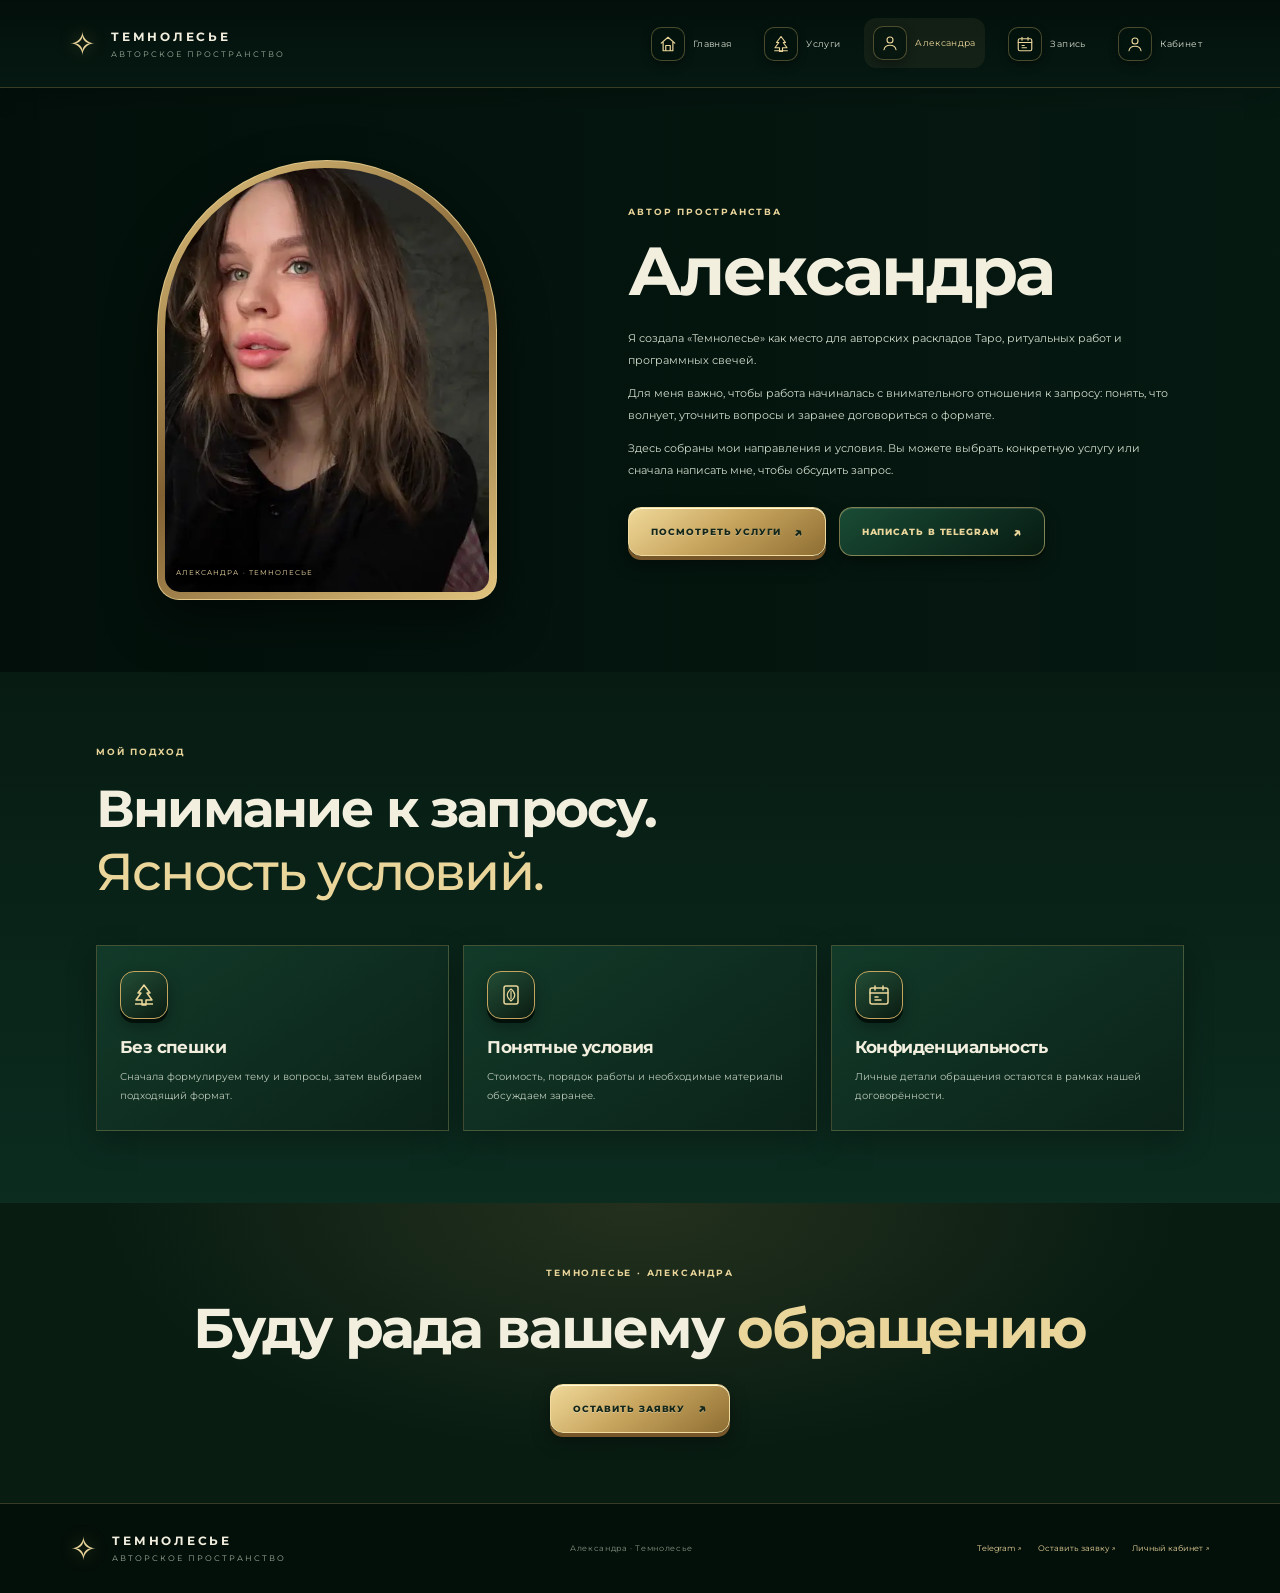
<file: about.html>
<!doctype html>
<html lang="ru"><head><meta charset="utf-8"><meta name="viewport" content="width=device-width,initial-scale=1"><meta name="theme-color" content="#061912"><title>Александра · Темнолесье</title><link rel="preconnect" href="https://fonts.googleapis.com"><link rel="preconnect" href="https://fonts.gstatic.com" crossorigin><link href="https://fonts.googleapis.com/css2?family=Montserrat:wght@300;400;500;600;700;800&display=swap" rel="stylesheet"><link rel="stylesheet" href="styles.css?v=6"></head><body><div id="siteHeader"></div><main>
<section class="about-hero"><div class="about-photo"><img src="assets/alexandra-photo.webp?v=6" alt="Фотография Александры" loading="eager" decoding="async" fetchpriority="high"><span>АЛЕКСАНДРА · ТЕМНОЛЕСЬЕ</span></div><div class="about-copy"><p class="eyebrow">АВТОР ПРОСТРАНСТВА</p><h1>Александра</h1><p>Я создала «Темнолесье» как место для авторских раскладов Таро, ритуальных работ и программных свечей.</p><p>Для меня важно, чтобы работа начиналась с внимательного отношения к запросу: понять, что волнует, уточнить вопросы и заранее договориться о формате.</p><p>Здесь собраны мои направления и условия. Вы можете выбрать конкретную услугу или сначала написать мне, чтобы обсудить запрос.</p><div class="hero-actions"><a class="button button-gold" href="alexandra.html">Посмотреть услуги <span>↗</span></a><a class="button button-glass" href="https://t.me/witchwood" target="_blank" rel="noopener">Написать в Telegram <span>↗</span></a></div></div></section>
<section class="section about-principles"><div class="section-heading"><div><p class="eyebrow">МОЙ ПОДХОД</p><h2>Внимание к запросу.<br><em>Ясность условий.</em></h2></div></div><div class="values-grid"><article class="value-card reveal"><span class="value-icon"><svg><use href="assets/icons.svg#i-forest"/></svg></span><h3>Без спешки</h3><p>Сначала формулируем тему и вопросы, затем выбираем подходящий формат.</p></article><article class="value-card reveal"><span class="value-icon"><svg><use href="assets/icons.svg#i-oracle"/></svg></span><h3>Понятные условия</h3><p>Стоимость, порядок работы и необходимые материалы обсуждаем заранее.</p></article><article class="value-card reveal"><span class="value-icon"><svg><use href="assets/icons.svg#i-booking"/></svg></span><h3>Конфиденциальность</h3><p>Личные детали обращения остаются в рамках нашей договорённости.</p></article></div></section>
<section class="closing-cta"><p class="eyebrow">ТЕМНОЛЕСЬЕ · АЛЕКСАНДРА</p><h2>Буду рада вашему <em>обращению</em></h2><a href="booking.html" class="button button-gold">Оставить заявку <span>↗</span></a></section></main><div id="siteFooter"></div><script src="services.js?v=6"></script><script src="app.js?v=6"></script></body></html>
</file>
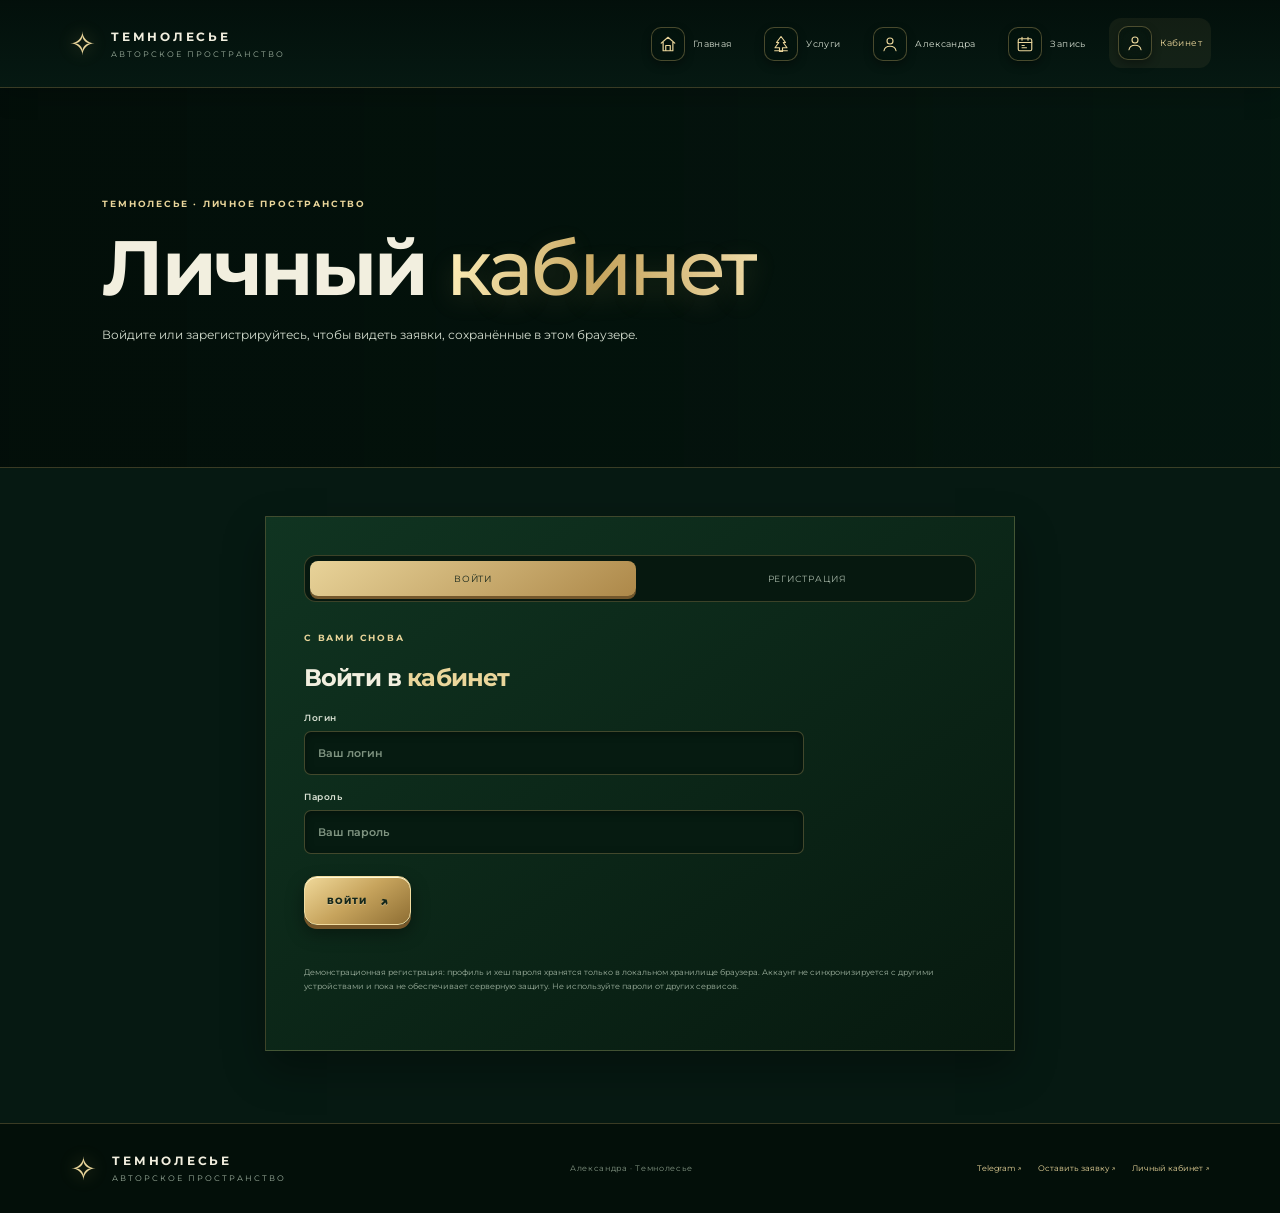
<file: account.html>
<!doctype html>
<html lang="ru"><head><meta charset="utf-8"><meta name="viewport" content="width=device-width,initial-scale=1"><meta name="theme-color" content="#061912"><title>Личный кабинет · Темнолесье</title><link rel="preconnect" href="https://fonts.googleapis.com"><link rel="preconnect" href="https://fonts.gstatic.com" crossorigin><link href="https://fonts.googleapis.com/css2?family=Montserrat:wght@300;400;500;600;700;800&display=swap" rel="stylesheet"><link rel="stylesheet" href="styles.css?v=6"></head><body><div id="siteHeader"></div><main>
<section class="subhero account-hero"><p class="eyebrow">ТЕМНОЛЕСЬЕ · ЛИЧНОЕ ПРОСТРАНСТВО</p><h1>Личный <em>кабинет</em></h1><p>Войдите или зарегистрируйтесь, чтобы видеть заявки, сохранённые в этом браузере.</p></section>
<section class="section account-section"><div class="account-shell">
<div id="accountAuth"><div class="auth-tabs"><button type="button" id="showLogin" class="auth-tab active">Войти</button><button type="button" id="showRegister" class="auth-tab">Регистрация</button></div>
<div id="loginPane"><p class="eyebrow">С ВАМИ СНОВА</p><h2>Войти в <em>кабинет</em></h2><form id="loginForm" class="auth-form"><label>Логин<input id="loginUsername" required minlength="3" maxlength="32" autocomplete="username" placeholder="Ваш логин"></label><label>Пароль<input id="loginPassword" type="password" required autocomplete="current-password" placeholder="Ваш пароль"></label><button class="button button-gold">Войти <span>↗</span></button></form></div>
<div id="registerPane" hidden><p class="eyebrow">ПЕРВОЕ ЗНАКОМСТВО</p><h2>Создать <em>аккаунт</em></h2><form id="registerForm" class="auth-form"><label>Придумайте логин<input id="registerUsername" required minlength="3" maxlength="32" autocomplete="username" placeholder="Не менее 3 символов"></label><label>Электронная почта <span class="optional-label">необязательно</span><input id="registerEmail" type="email" autocomplete="email" placeholder="name@example.com"></label><label>Пароль<input id="registerPassword" type="password" required minlength="8" autocomplete="new-password" placeholder="Не менее 8 символов"></label><label>Повторите пароль<input id="registerPasswordRepeat" type="password" required minlength="8" autocomplete="new-password" placeholder="Повторите пароль"></label><button class="button button-gold">Зарегистрироваться <span>↗</span></button></form></div>
<p id="authMessage" class="auth-message" role="status" aria-live="polite"></p><p class="form-tip">Демонстрационная регистрация: профиль и хеш пароля хранятся только в локальном хранилище браузера. Аккаунт не синхронизируется с другими устройствами и пока не обеспечивает серверную защиту. Не используйте пароли от других сервисов.</p></div>
<div id="accountDashboard" hidden><div class="account-welcome"><p class="eyebrow">МОЁ ПРОСТРАНСТВО</p><h2>Здравствуйте, <em id="accountUserName"></em></h2><p class="form-tip" id="accountUserEmail"></p></div><h3 class="account-subtitle">Мои заявки</h3><div id="accountRequests"></div><button id="accountLogout" class="button button-outline">Выйти из аккаунта</button></div>
</div></section></main><div id="siteFooter"></div><script src="services.js?v=6"></script><script src="app.js?v=6"></script></body></html>
</file>
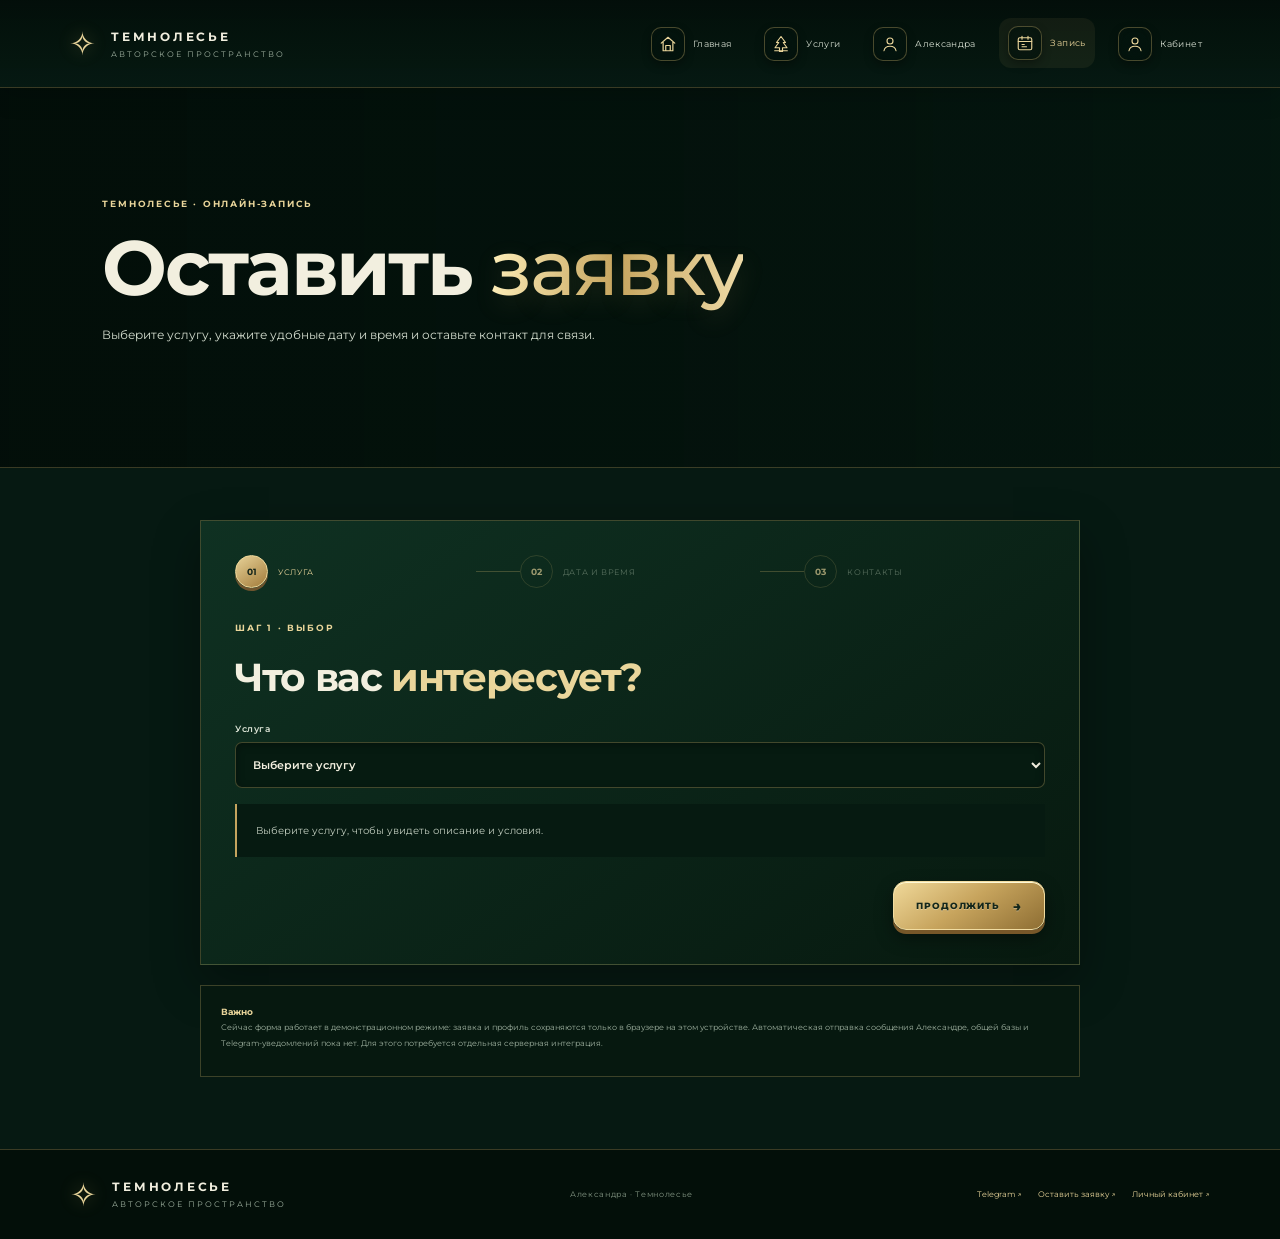
<file: booking.html>
<!doctype html>
<html lang="ru"><head><meta charset="utf-8"><meta name="viewport" content="width=device-width,initial-scale=1"><meta name="theme-color" content="#061912"><title>Запись · Темнолесье</title><link rel="preconnect" href="https://fonts.googleapis.com"><link rel="preconnect" href="https://fonts.gstatic.com" crossorigin><link href="https://fonts.googleapis.com/css2?family=Montserrat:wght@300;400;500;600;700;800&display=swap" rel="stylesheet"><link rel="stylesheet" href="styles.css?v=6"></head><body><div id="siteHeader"></div><main>
<section class="subhero booking-hero"><p class="eyebrow">ТЕМНОЛЕСЬЕ · ОНЛАЙН-ЗАПИСЬ</p><h1>Оставить <em>заявку</em></h1><p>Выберите услугу, укажите удобные дату и время и оставьте контакт для связи.</p></section>
<section class="section booking-section"><div class="booking-shell"><div class="step-track"><div class="step active" data-step-indicator="1"><b>01</b><span>Услуга</span></div><i></i><div class="step" data-step-indicator="2"><b>02</b><span>Дата и время</span></div><i></i><div class="step" data-step-indicator="3"><b>03</b><span>Контакты</span></div></div>
<form id="bookingForm">
<div class="booking-step active" data-step="1"><p class="eyebrow">ШАГ 1 · ВЫБОР</p><h2>Что вас <em>интересует?</em></h2><label>Услуга<select id="bookingService" required><option value="">Выберите услугу</option></select></label><div id="bookingServiceInfo" class="selection-summary">Выберите услугу, чтобы увидеть описание и условия.</div><div class="form-actions"><span></span><button type="button" class="button button-gold" data-next>Продолжить <span>→</span></button></div></div>
<div class="booking-step" data-step="2"><p class="eyebrow">ШАГ 2 · ВРЕМЯ</p><h2>Когда вам <em>удобно?</em></h2><div class="form-two"><label>Желаемая дата<div class="date-picker-wrap"><input id="bookingDate" type="date" lang="ru" aria-label="Желаемая дата" autocomplete="off"><button type="button" id="calendarTrigger" class="calendar-trigger" aria-label="Открыть календарь"><svg><use href="assets/icons.svg#i-booking"/></svg></button></div></label><label>Предпочтительное время<input id="bookingTime" type="time"></label></div><label>Город / часовой пояс<input id="bookingZone" placeholder="Например, Омск (UTC+6)"></label><p class="form-tip">Дата и время — ваше пожелание, а не подтверждённый свободный слот. Точное время согласуем отдельно. Прошедшие даты недоступны.</p><div class="form-actions"><button type="button" class="button button-outline" data-prev>← Назад</button><button type="button" class="button button-gold" data-next>Продолжить <span>→</span></button></div></div>
<div class="booking-step" data-step="3"><p class="eyebrow">ШАГ 3 · КОНТАКТЫ</p><h2>Как с вами <em>связаться?</em></h2><div class="form-two"><label>Ваше имя<input id="bookingName" required maxlength="80" placeholder="Как к вам обращаться?"></label><label>Telegram или телефон<input id="bookingContact" required maxlength="120" placeholder="@username или номер телефона"></label></div><label>Электронная почта <span class="optional-label">необязательно</span><input id="bookingEmail" type="email" maxlength="120" placeholder="name@example.com"></label><label>Комментарий<textarea id="bookingComment" rows="4" maxlength="1200" placeholder="Кратко опишите тему обращения или дополнительные пожелания"></textarea></label><label class="consent"><input id="bookingConsent" type="checkbox" required><span>Я понимаю, что в демонстрационной версии заявка будет сохранена локально в этом браузере.</span></label><div class="form-actions"><button type="button" class="button button-outline" data-prev>← Назад</button><button type="submit" class="button button-gold">Отправить заявку <span>↗</span></button></div></div></form>
<div id="bookingSuccess" class="booking-success" hidden><div class="success-icon">✓</div><p class="eyebrow">ЗАЯВКА СОХРАНЕНА</p><h2>Спасибо за <em>обращение.</em></h2><p id="bookingSuccessText">Заявка сохранена в этом браузере.</p><a class="button button-gold" href="account.html">Перейти в личный кабинет <span>↗</span></a><a class="text-link" href="index.html">На главную ↗</a></div></div><aside class="booking-disclaimer"><b>Важно</b><p>Сейчас форма работает в демонстрационном режиме: заявка и профиль сохраняются только в браузере на этом устройстве. Автоматическая отправка сообщения Александре, общей базы и Telegram-уведомлений пока нет. Для этого потребуется отдельная серверная интеграция.</p></aside></section></main><div id="siteFooter"></div><script src="services.js?v=6"></script><script src="app.js?v=6"></script></body></html>
</file>
<file: styles.css>
:root{
 --forest:#061912;--forest-2:#0b241a;--emerald:#123d2d;--emerald-2:#1a513b;--deep:#04110c;
 --gold:#c5a45e;--gold-light:#ead69b;--gold-dark:#8d6d32;--cream:#f2efdf;--paper:#e9e3d0;
 --muted:#b9c7ba;--line:rgba(214,184,111,.26);--serif:Montserrat,Arial,sans-serif;--sans:Montserrat,Arial,sans-serif
}
*{box-sizing:border-box}
html{scroll-behavior:smooth}
body{margin:0;background:var(--forest);color:var(--cream);font-family:Montserrat,Arial,sans-serif;font-weight:400;opacity:0;transform:translateY(7px);transition:opacity .32s ease,transform .32s ease}
body.page-ready{opacity:1;transform:none}
body.page-leaving{opacity:0;transform:translateY(-7px)}
a{color:inherit;text-decoration:none}
button,input,select,textarea{font:inherit}
img{display:block;max-width:100%}
[hidden]{display:none!important}
.header{height:88px;padding:0 clamp(18px,5.4vw,82px);display:flex;align-items:center;justify-content:space-between;gap:22px;position:relative;z-index:20;background:linear-gradient(180deg,rgba(3,15,10,.97),rgba(6,25,18,.94));border-bottom:1px solid var(--line);box-shadow:0 7px 24px rgba(0,0,0,.18)}
.brand{display:flex;align-items:center;gap:12px;flex:none;letter-spacing:.18em}
.brand-mark{font-size:32px;color:var(--gold-light);text-shadow:0 0 18px rgba(209,177,103,.45)}
.brand b{display:block;font-size:12px;font-weight:700;letter-spacing:.23em}
.brand small{display:block;margin-top:5px;font-size:8px;letter-spacing:.25em;color:#9cae9d}
.nav{display:flex;align-items:center;justify-content:flex-end;gap:clamp(5px,1.15vw,17px)}
.nav-link{display:flex;align-items:center;gap:8px;padding:8px 9px;border-radius:12px;color:#d4ddcf;font-size:9px;letter-spacing:.04em;transition:color .2s,background .2s,transform .2s}
.nav-link:hover,.nav-link.active{color:var(--gold-light);background:rgba(214,184,111,.07);transform:translateY(-1px)}
.nav-art{width:34px;height:34px;display:grid;place-items:center;flex:none;border-radius:10px;border:1px solid rgba(214,184,111,.32);background-size:cover;background-position:center;box-shadow:inset 0 0 14px rgba(3,14,9,.6),0 4px 10px #0005}
.nav-art svg{width:18px;height:18px;color:var(--gold-light);filter:drop-shadow(0 1px 4px #000)}
.nav-home{background-image:linear-gradient(#071a1250,#071a1290),url("assets/forest-bg.svg")}
.nav-forest{background-image:linear-gradient(#071a1240,#071a1280),url("assets/forest-bg.svg")}
.nav-matrix{background-image:linear-gradient(#071a1240,#071a1280),url("assets/matrix-bg.svg")}
.nav-oracle{background-image:linear-gradient(#071a1240,#071a1280),url("assets/oracle-bg.svg")}
.nav-booking{background-image:linear-gradient(#071a1240,#071a1280),url("assets/oracle-bg.svg")}
.nav-user{background-image:linear-gradient(#071a1240,#071a1280),url("assets/forest-bg.svg")}
.menu-toggle{display:none;border:1px solid var(--line);border-radius:10px;background:linear-gradient(145deg,#1b5139,#0c2a1e);color:var(--gold-light);width:42px;height:42px;font-size:23px;cursor:pointer;box-shadow:0 4px 0 #04110c,0 7px 16px #0006}
main{overflow:hidden}
.bg-forest{background-image:linear-gradient(90deg,rgba(3,15,10,.66),rgba(5,25,17,.34)),url("assets/forest-bg.svg");background-size:cover;background-position:center}
.bg-oracle{background-image:linear-gradient(90deg,rgba(3,15,10,.68),rgba(5,25,17,.38)),url("assets/oracle-bg.svg");background-size:cover;background-position:center}
.bg-matrix{background-image:linear-gradient(90deg,rgba(3,15,10,.68),rgba(5,25,17,.38)),url("assets/matrix-bg.svg");background-size:cover;background-position:center}
.bg-matrix-light{background-image:linear-gradient(90deg,rgba(3,15,10,.73),rgba(5,25,17,.65)),url("assets/matrix-bg.svg");background-size:cover;background-position:center}
.eyebrow{font-size:9px;line-height:1.8;letter-spacing:.2em;font-weight:700;color:var(--gold-light);text-transform:uppercase;margin:0 0 17px}
.eyebrow i{display:inline-block;width:25px;height:1px;background:var(--gold);vertical-align:middle;margin-right:9px}
h1,h2,h3,h4,p{margin-top:0}
h1,h2,h3{letter-spacing:-.035em}
h1 em,h2 em,h3 em{font-style:normal;color:var(--gold-light)}
.button{position:relative;isolation:isolate;display:inline-flex;align-items:center;justify-content:center;gap:13px;min-height:49px;padding:14px 22px;border-radius:13px;border:1px solid transparent;text-transform:uppercase;letter-spacing:.1em;font-size:9px;font-weight:800;cursor:pointer;transition:transform .18s,filter .18s,box-shadow .18s}
.button span{font-size:14px;line-height:1}
.button:hover{transform:translateY(-3px);filter:brightness(1.08)}
.button:active{transform:translateY(1px);box-shadow:0 1px 0 #04100b!important}
.button-gold{color:#14271b;background:linear-gradient(145deg,#f0d99a 0%,#c7a45d 48%,#8e6e33 100%);border-color:#f1dca0;box-shadow:inset 0 1px 0 #fff9d6,0 4px 0 #775729,0 8px 18px #0006;text-shadow:0 1px 0 rgba(255,255,255,.28)}
.button-glass{color:var(--gold-light);background:linear-gradient(145deg,rgba(28,81,57,.9),rgba(7,27,18,.95));border-color:rgba(219,190,119,.54);box-shadow:inset 0 1px 0 #ffffff20,0 4px 0 #031009,0 8px 17px #0005}
.button-outline{color:var(--gold-light);background:transparent;border-color:var(--line);box-shadow:inset 0 1px 0 #ffffff12,0 4px 0 #031009}
.button-dark{color:var(--gold-light);background:linear-gradient(145deg,#17442f,#07190f);border-color:#947947;box-shadow:inset 0 1px 0 #ffffff1c,0 4px 0 #020c07,0 8px 16px #0006}
.text-link{display:inline-flex;align-items:center;gap:10px;font-size:9px;text-transform:uppercase;letter-spacing:.12em;font-weight:700;color:var(--gold-light);border-bottom:1px solid rgba(221,190,120,.45);padding-bottom:8px}
.text-link b{font-size:15px}
.hero{min-height:650px;display:grid;grid-template-columns:1.08fr .92fr;align-items:center;gap:4vw;padding:70px clamp(26px,8vw,125px) 78px;position:relative;isolation:isolate}
.hero-shade{position:absolute;inset:0;background:radial-gradient(ellipse at 76% 40%,rgba(189,157,81,.17),transparent 34%),linear-gradient(90deg,rgba(3,14,9,.38),transparent 70%);z-index:-1}
.hero-copy{max-width:680px;position:relative;z-index:2}
.hero h1,.profile-hero h1,.subhero h1{font-size:clamp(45px,6vw,80px);line-height:1.02;font-weight:700;margin:0 0 23px}
.hero h1 em,.profile-hero h1 em,.subhero h1 em{font-weight:500;background:linear-gradient(90deg,#fff0bb,#c7a660 50%,#f0ddaa);background-clip:text;-webkit-background-clip:text;color:transparent;text-shadow:0 8px 26px rgba(202,171,102,.16)}
.lead,.profile-hero p:not(.eyebrow),.subhero>p:not(.eyebrow){max-width:610px;font-size:12px;line-height:2;color:#d4ddcf}
.hero-actions{display:flex;flex-wrap:wrap;gap:13px;margin-top:30px}
.hero-note{display:flex;align-items:center;gap:12px;margin-top:38px;color:#a9b9a7;font-size:9px;letter-spacing:.12em}
.note-star{color:var(--gold-light);font-size:22px}
.hero-portraits{display:flex;justify-content:center;align-items:center;gap:16px;position:relative;min-height:460px}
.portrait-card{position:relative;display:block;width:min(43%,240px);height:350px;overflow:hidden;border:1px solid rgba(222,193,127,.6);border-radius:110px 110px 20px 20px;background:#0b241a;box-shadow:0 18px 48px #0009,inset 0 0 0 6px rgba(222,193,127,.06);transition:transform .4s}
.portrait-card:first-child{transform:translateY(18px)}
.portrait-card:last-of-type{transform:translateY(-18px)}
.portrait-card-alexandra{background:linear-gradient(145deg,#f0e1c1,#b49a66);padding:7px;border-color:#e6d09a;box-shadow:0 18px 48px #0009,inset 0 0 0 2px rgba(255,248,220,.32)}
.portrait-card-alexandra img{filter:url("assets/pencil-filter.svg#pencilSketch") sepia(.16) contrast(1.06);mix-blend-mode:multiply}
.portrait-card:hover{transform:translateY(-6px) scale(1.02)}
.portrait-card img{width:100%;height:100%;object-fit:cover;object-position:center;filter:saturate(.85)}
.portrait-card:after{content:"";position:absolute;inset:30% 0 0;background:linear-gradient(transparent,rgba(2,12,7,.94))}
.portrait-label{position:absolute;left:19px;right:10px;bottom:18px;z-index:1}
.portrait-label small{display:block;font-size:7px;letter-spacing:.16em;color:var(--gold-light);margin-bottom:7px}
.portrait-label b{font-size:20px;font-weight:700}
.portrait-glow{position:absolute;width:85%;height:70%;top:10%;left:8%;background:radial-gradient(ellipse,rgba(203,172,103,.16),transparent 65%);z-index:-1;pointer-events:none}
.hero-index{position:absolute;right:clamp(24px,5vw,70px);bottom:22px;color:#aebca8;font-size:10px;letter-spacing:.2em}
.hero-index i{font-style:normal;color:var(--gold)}
.intro-strip{padding:68px 22px 65px;text-align:center;background:linear-gradient(120deg,#e9e3d0,#d9d1b8);color:#13251a}
.intro-strip .eyebrow{color:#786033}
.intro-strip h2{font-size:clamp(27px,3.5vw,43px);font-weight:700;margin-bottom:15px}
.intro-strip h2 em{color:#94753e}
.intro-strip p:last-child{max-width:720px;margin:auto;color:#586a57;font-size:11px;line-height:2}
.section,.author-section{padding:72px clamp(22px,7.5vw,110px)}
.section-heading{display:flex;align-items:flex-end;justify-content:space-between;gap:24px;margin-bottom:32px}
.section-heading h2{font-size:clamp(31px,4.3vw,52px);font-weight:700;margin:0 0 10px}
.section-heading h2 em{font-weight:500}
.section-subtitle{max-width:700px;font-size:11px;line-height:1.9;color:#b9c8ba;margin:0}
.section-index{font-size:8px;letter-spacing:.2em;color:#9aab98;white-space:nowrap;padding-bottom:8px}
.author-section{background:linear-gradient(180deg,#071b12,#0c2c20)}
.author-grid{display:grid;grid-template-columns:1fr 1fr;gap:18px}
.author-feature{display:grid;grid-template-columns:.85fr 1.15fr;min-height:365px;border:1px solid var(--line);background:linear-gradient(145deg,#123c2a,#071a12);box-shadow:0 14px 38px #0005}
.author-photo{position:relative;overflow:hidden;min-height:365px}
.author-photo:after{content:"";position:absolute;inset:25% 0 0;background:linear-gradient(transparent,rgba(4,16,10,.4))}
.author-photo img{width:100%;height:100%;position:absolute;inset:0;object-fit:cover;object-position:center;filter:saturate(.82)}
.author-feature-forest .author-photo img{object-position:52% center;filter:url("assets/pencil-filter.svg#pencilSketch") sepia(.16) contrast(1.06);mix-blend-mode:multiply}
.author-feature-forest .author-photo{background:#eadcbd}
.photo-stamp{position:absolute;left:13px;right:10px;top:14px;z-index:1;font-size:7px;letter-spacing:.14em;font-weight:700;color:var(--gold-light);text-shadow:0 2px 7px #000}
.author-copy{padding:27px 23px;display:flex;flex-direction:column;align-items:flex-start}
.author-copy .eyebrow{font-size:8px;margin-bottom:14px}
.author-copy h3{font-size:clamp(24px,2.6vw,35px);line-height:1.08;margin:0 0 13px}
.author-copy>p:not(.eyebrow){font-size:10px;line-height:1.9;color:#c4d0c0;margin:0}
.tag-row,.service-chips{display:flex;flex-wrap:wrap;gap:7px;margin:18px 0}
.tag-row span,.service-chips span{border:1px solid rgba(214,184,111,.34);border-radius:30px;padding:7px 10px;font-size:8px;color:var(--gold-light);background:#c5a45e0b}
.author-copy .text-link{margin-top:auto}
.joint-banner{padding:80px clamp(25px,9vw,130px);position:relative;border-block:1px solid var(--line)}
.joint-banner-inner{max-width:660px}
.joint-banner h2,.joint-note h2,.closing-cta h2{font-size:clamp(34px,4.6vw,56px);line-height:1.1;margin:0 0 17px}
.joint-banner p:not(.eyebrow),.joint-note p:not(.eyebrow){max-width:620px;font-size:11px;line-height:2;color:#d4dece}
.joint-banner .button{margin-top:15px}
.values-section{padding:74px clamp(25px,8vw,115px);background:linear-gradient(145deg,#0d2a1e,#07170f)}
.values-grid{display:grid;grid-template-columns:repeat(3,1fr);gap:14px}
.value-card{padding:25px 23px;background:linear-gradient(145deg,#123a29,#0b2218);border:1px solid var(--line);box-shadow:0 10px 27px #0004}
.value-icon{width:48px;height:48px;display:grid;place-items:center;border:1px solid var(--gold);border-radius:14px;background:linear-gradient(145deg,#234d36,#0a1c12);box-shadow:0 4px 0 #03100a,0 7px 16px #0005;margin-bottom:18px}
.value-icon svg{width:24px;height:24px;color:var(--gold-light)}
.value-card h3{font-size:17px;margin:0 0 10px}
.value-card p{font-size:10px;line-height:1.9;color:#b9c7b7;margin:0}
.closing-cta{padding:62px 20px 70px;text-align:center;background:radial-gradient(ellipse at 50% 0,rgba(197,164,94,.15),transparent 60%),#081c12}
.closing-cta h2{margin-bottom:24px}
.footer{padding:25px clamp(20px,5.5vw,82px);display:flex;align-items:center;justify-content:space-between;gap:20px;background:#030f09;border-top:1px solid var(--line)}
.footer>p{font-size:8px;color:#829482;letter-spacing:.08em;margin:0}
.footer-links{display:flex;gap:16px}
.footer-links a{font-size:8px;color:var(--gold-light)}
.profile-hero{padding:68px clamp(26px,8vw,120px);min-height:460px;display:grid;grid-template-columns:1.1fr .9fr;align-items:center;gap:35px;position:relative;border-bottom:1px solid var(--line)}
.profile-hero-text{max-width:680px;position:relative;z-index:1}
.profile-hero h1{margin-bottom:18px}
.profile-hero .button{margin-top:12px}
.profile-photo{height:365px;width:min(100%,330px);justify-self:center;position:relative;overflow:hidden;border-radius:155px 155px 22px 22px;border:1px solid rgba(221,192,126,.7);padding:8px;background:linear-gradient(145deg,#d6b66c,#5c4725,#d7bc7b);box-shadow:0 18px 44px #0009,0 0 32px rgba(199,165,91,.15)}
.profile-photo img{height:100%;width:100%;object-fit:cover;border-radius:150px 150px 16px 16px}
.photo-corner{position:absolute;right:21px;top:18px;color:#f3dfa3;font-size:23px;text-shadow:0 2px 8px #000}
.profile-photo-alexandra{background:linear-gradient(145deg,#f0e1c1,#9a7c47,#e3cc91);padding:9px}
.profile-photo-alexandra img{object-position:center;filter:url("assets/pencil-filter.svg#pencilSketch") sepia(.16) contrast(1.06);mix-blend-mode:multiply}
.subhero{padding:75px clamp(26px,8vw,120px);min-height:380px;display:flex;flex-direction:column;align-items:flex-start;justify-content:center;position:relative;border-bottom:1px solid var(--line)}
.subhero h1{margin-bottom:15px}
.subhero>p:not(.eyebrow){max-width:640px}
.subhero .button{margin-top:18px}
.tarot-pricing{display:grid;grid-template-columns:1.05fr .95fr;gap:18px}
.price-table{padding:28px 30px;background:linear-gradient(135deg,#eee9d9,#d9d1ba);color:#14251a;box-shadow:0 12px 25px #0004}
.price-table .eyebrow{color:#836a39}
.price-row{display:flex;justify-content:space-between;align-items:center;gap:18px;padding:12px 0;border-bottom:1px solid rgba(40,57,39,.17);font-size:11px;color:#344839}
.price-row:last-child{border-bottom:0}
.price-row b{font-size:19px;color:#906f33;white-space:nowrap}
.discount-card{padding:27px 30px;background:linear-gradient(145deg,#18462f,#0a2418);border:1px solid var(--line);box-shadow:0 12px 25px #0005}
.discount-sigil{font-size:24px;color:var(--gold-light)}
.discount-card .eyebrow{margin:12px 0 0}
.discount-card strong{display:block;font-size:52px;line-height:1.1;color:var(--gold-light)}
.discount-card h3{font-size:19px;margin:0 0 12px}
.discount-card p{font-size:10px;line-height:1.9;color:#c9d3c5}
.discount-card small{display:block;padding-top:13px;border-top:1px solid var(--line);font-size:8px;letter-spacing:.12em;color:var(--gold-light)}
.info-panel{margin-top:19px;padding:24px 27px;background:linear-gradient(145deg,#123925,#092117);border:1px solid var(--line)}
.info-panel h3,.conditions-panel h3{font-size:19px;margin:0 0 10px}
.info-panel p{font-size:10px;line-height:1.9;color:#c9d4c5;margin-bottom:9px}
.muted{font-size:9px!important;line-height:1.8!important;color:#a3b4a3!important}
.secondary-services{margin-top:28px}
.secondary-services .eyebrow{margin-bottom:12px}
.ritual-section{background-color:#07180f}
.ritual-category{margin:27px 0 0}
.ritual-category h3{font-size:18px;color:var(--gold-light);margin:0 0 13px}
.ritual-grid{display:grid;grid-template-columns:repeat(2,1fr);gap:11px}
.ritual-card{padding:20px 22px;background:linear-gradient(140deg,#e9e3d0,#d5d0bb);color:#16271b;border:1px solid #d2b77b;box-shadow:0 7px 15px #0003}
.ritual-card>div{display:flex;justify-content:space-between;align-items:baseline;gap:12px}
.ritual-card h4{font-size:14px;margin:0}
.ritual-card b{font-size:15px;color:#8c6a31;white-space:nowrap}
.ritual-card p{font-size:9px;line-height:1.8;color:#596954;margin:9px 0 0}
.conditions-panel{margin-top:28px;padding:25px 27px;background:linear-gradient(135deg,#163c29,#092017);border:1px solid var(--line)}
.conditions-panel h3{color:var(--gold-light)}
.conditions-panel ul{margin:0;padding-left:18px;color:#c8d2c3;font-size:9px;line-height:2}
.conditions-panel>p{font-size:8px;color:#9fb19f;line-height:1.8;border-top:1px solid var(--line);padding-top:12px;margin:14px 0 0}
.candle-section{border-block:1px solid var(--line)}
.candle-layout{display:grid;grid-template-columns:.85fr 1.15fr;gap:30px;align-items:center}
.candle-art{height:320px;border:1px solid var(--line);position:relative;display:flex;align-items:flex-end;justify-content:center;gap:19px;padding-bottom:55px;background:radial-gradient(ellipse at 50% 35%,rgba(211,179,107,.25),transparent 45%),linear-gradient(145deg,#183c2a,#07180f);box-shadow:inset 0 0 40px #0005}
.candle-art:before{content:"";position:absolute;inset:16px;border:1px solid rgba(211,179,107,.27)}
.candle{display:block;width:33px;position:relative;z-index:1;border-radius:4px 4px 2px 2px;box-shadow:inset -7px 0 8px #0005,0 0 14px #0005}
.candle:before{content:"";position:absolute;left:50%;top:-9px;width:2px;height:10px;background:#e8d6a0}
.candle-red{height:135px;background:linear-gradient(90deg,#713126,#b65f42)}
.candle-gold{height:180px;background:linear-gradient(90deg,#8b793d,#cfb46b)}
.candle-green{height:152px;background:linear-gradient(90deg,#234b35,#66835b)}
.candle-stars{position:absolute;right:28px;top:22px;color:var(--gold-light);font-size:24px}
.candle-info h3{font-size:22px;margin:0 0 13px}
.candle-info p{font-size:10px;line-height:1.9;color:#c5d0c2}
.candle-info .price-row{border-color:var(--line);color:#d8e0d3}
.candle-info .price-row b{color:var(--gold-light)}
.candle-info .button{margin-top:18px}
.direction-grid{display:grid;grid-template-columns:repeat(3,1fr);gap:13px}
.direction-card{min-height:250px;display:flex;flex-direction:column;padding:23px;background:linear-gradient(145deg,#153f2d,#092017);border:1px solid var(--line);box-shadow:0 10px 25px #0004;position:relative}
.direction-number{position:absolute;top:14px;right:18px;font-size:22px;font-weight:800;color:#9f854e66}
.direction-card .eyebrow{font-size:8px;margin:0 0 19px}
.direction-card h3{font-size:17px;margin:0 0 11px;color:var(--gold-light)}
.direction-card p:not(.eyebrow){font-size:9px;line-height:1.9;color:#c1cebf;margin:0 0 18px}
.direction-card a{display:flex;align-items:center;justify-content:space-between;gap:8px;margin-top:auto;padding-top:11px;border-top:1px solid var(--line);color:var(--gold-light);font-size:8px;letter-spacing:.09em;text-transform:uppercase;font-weight:700}
.light-panel{padding:44px clamp(25px,7vw,100px);border:1px solid var(--line)}
.light-panel-content{max-width:750px}
.light-panel h2{font-size:clamp(30px,4vw,45px);line-height:1.15;margin:0 0 18px}
.light-panel p:not(.eyebrow){font-size:11px;line-height:2;color:#d2ddce}
.light-panel .button{margin-top:15px}
.joint-grid{display:grid;grid-template-columns:repeat(3,1fr);gap:15px}
.joint-card{display:flex;flex-direction:column;min-height:370px;background:linear-gradient(145deg,#143d2b,#07180f);border:1px solid var(--line);box-shadow:0 12px 30px #0005}
.joint-visual{height:145px;display:flex;align-items:center;justify-content:center;position:relative;background-size:cover;background-position:center;border-bottom:1px solid var(--line)}
.joint-story .joint-visual{background-image:linear-gradient(#04150daa,#04150d66),url("assets/oracle-bg.svg")}
.joint-tarot .joint-visual{background-image:linear-gradient(#04150daa,#04150d66),url("assets/forest-bg.svg")}
.joint-oracle .joint-visual{background-image:linear-gradient(#04150daa,#04150d66),url("assets/matrix-bg.svg")}
.joint-visual span{position:absolute;left:16px;top:13px;color:var(--gold-light);font-size:9px;letter-spacing:.15em}
.joint-visual svg{width:48px;height:48px;color:var(--gold-light);filter:drop-shadow(0 0 12px #c5a45e66)}
.joint-copy{padding:22px;display:flex;flex:1;flex-direction:column;align-items:flex-start}
.joint-copy .eyebrow{font-size:7px;margin-bottom:12px}
.joint-copy h3{font-size:23px;line-height:1.18;margin:0 0 12px}
.joint-copy p:not(.eyebrow){font-size:9px;line-height:1.9;color:#c5d0c1;margin:0 0 20px}
.joint-copy .button{margin-top:auto}
.joint-note{padding:55px clamp(25px,8vw,115px);border-block:1px solid var(--line)}
.joint-note .button{margin-top:12px}
.booking-section{padding-top:52px}
.booking-shell{max-width:880px;margin:auto;background:linear-gradient(145deg,#0f3122,#07190f);border:1px solid var(--line);padding:clamp(18px,3vw,34px);box-shadow:0 18px 45px #0005}
.step-track{display:grid;grid-template-columns:1fr 44px 1fr 44px 1fr;align-items:center;margin-bottom:32px}
.step{display:flex;align-items:center;gap:10px;color:#829783;opacity:.65}
.step b{width:33px;height:33px;display:grid;place-items:center;border-radius:50%;border:1px solid var(--line);font-size:9px;color:var(--gold-light)}
.step span{font-size:8px;letter-spacing:.08em;text-transform:uppercase}
.step.active{opacity:1;color:var(--gold-light)}
.step.active b{background:linear-gradient(145deg,#e7d298,#a27b3a);color:#13241a;border-color:#f0d99b;box-shadow:0 3px 0 #6e542d}
.step-track>i{height:1px;background:var(--line)}
.booking-step{display:none;animation:step-in .25s ease both}
.booking-step.active{display:block}
@keyframes step-in{from{opacity:0;transform:translateX(12px)}to{opacity:1;transform:none}}
.booking-step h2{font-size:clamp(27px,3.4vw,39px);margin:0 0 22px}
.booking-step label,.auth-form label{display:grid;gap:8px;margin:0 0 16px;color:#dbe3d5;font-size:9px;letter-spacing:.06em;font-weight:600}
.booking-step input,.booking-step select,.booking-step textarea,.auth-form input{width:100%;padding:14px 13px;border:1px solid rgba(214,184,111,.29);border-radius:7px;background:#061b11;color:#f2efdf;font-size:11px;outline:none;box-shadow:inset 0 2px 9px #0005;accent-color:var(--gold)}
.booking-step input:focus,.booking-step select:focus,.booking-step textarea:focus,.auth-form input:focus{border-color:var(--gold-light);box-shadow:0 0 0 3px rgba(197,164,94,.12)}
.booking-step input::placeholder,.booking-step textarea::placeholder,.auth-form input::placeholder{color:#7f9481}
.booking-step select option{background:#0c291b;color:var(--cream)}
.booking-step textarea{resize:vertical;min-height:105px}
.form-two{display:grid;grid-template-columns:1fr 1fr;gap:14px}
.date-picker-wrap{display:grid;grid-template-columns:1fr 48px;gap:7px}
.calendar-trigger{display:grid;place-items:center;border:1px solid var(--gold);border-radius:8px;background:linear-gradient(145deg,#c7a45e,#82602d);color:#16261a;box-shadow:0 3px 0 #624b27;cursor:pointer}
.calendar-trigger svg{width:20px;height:20px}
.selection-summary{padding:17px 19px;background:#061a11;border-left:2px solid var(--gold);color:#bfcbbd;font-size:10px;line-height:1.9;margin:13px 0 20px}
.form-tip{font-size:8px;line-height:1.8;color:#9eb19f;margin:8px 0 18px}
.optional-label{color:#829582;font-weight:400}
.form-actions{display:flex;align-items:center;justify-content:space-between;gap:12px;margin-top:24px}
.consent{display:flex!important;grid-template-columns:19px 1fr!important;align-items:start;gap:10px!important;font-size:8px!important;line-height:1.7;color:#b7c6b6!important}
.consent input{width:17px!important;height:17px!important;padding:0!important;margin:1px 0 0;flex:none}
.booking-success{text-align:center;padding:24px 10px 15px;animation:step-in .3s ease both}
.success-icon{width:56px;height:56px;display:grid;place-items:center;margin:0 auto 20px;border-radius:50%;background:linear-gradient(145deg,#e8d194,#a78240);color:#0c2116;font-size:25px;box-shadow:0 5px 0 #755a2f}
.booking-success h2{font-size:33px;margin:0 0 12px}
.booking-success>p:not(.eyebrow){max-width:520px;margin:0 auto 23px;font-size:10px;line-height:1.9;color:#c2cec0}
.booking-success .button{margin-bottom:14px}
.booking-disclaimer{max-width:880px;margin:20px auto 0;padding:17px 20px;border:1px solid var(--line);background:#06180f;color:#9eb09f;font-size:8px;line-height:1.9}
.booking-disclaimer b{color:var(--gold-light);font-size:9px}
.account-section{padding-top:48px}
.account-shell{max-width:750px;margin:auto;padding:clamp(20px,4vw,38px);border:1px solid var(--line);background:linear-gradient(145deg,#103421,#07190f);box-shadow:0 18px 40px #0005}
.auth-tabs{display:flex;gap:8px;margin-bottom:28px;padding:5px;border-radius:12px;background:#06180f;border:1px solid var(--line)}
.auth-tab{flex:1;padding:12px;border:0;border-radius:8px;background:transparent;color:#a5b5a6;font-size:9px;letter-spacing:.1em;text-transform:uppercase;cursor:pointer}
.auth-tab.active{background:linear-gradient(145deg,#e8d399,#ad8849);color:#15251a;box-shadow:0 3px 0 #73572c}
.auth-form{max-width:500px}
.auth-form .button{margin-top:6px}
.auth-message{min-height:18px;margin:14px 0 0;color:var(--gold-light);font-size:9px}
.auth-message.error{color:#ffb3a8}
.account-welcome h2{font-size:32px;margin:0 0 6px}
.account-subtitle{font-size:19px;margin:30px 0 15px}
.request-list{display:grid;gap:10px;margin-bottom:24px}
.request-card{padding:16px 18px;background:#061a11;border:1px solid var(--line);border-left:3px solid var(--gold)}
.request-card h4{font-size:12px;margin:0 0 9px}
.request-meta{display:flex;flex-wrap:wrap;gap:8px 16px;font-size:8px;color:#aabbab}
.request-status{display:inline-block;margin-top:10px;padding:5px 8px;border:1px solid rgba(210,181,110,.35);border-radius:30px;color:var(--gold-light);font-size:7px;letter-spacing:.1em;text-transform:uppercase}
.empty-state{padding:22px;border:1px dashed var(--line);text-align:center;font-size:9px;line-height:1.8;color:#9fb09f}
.reveal{opacity:0;transform:translateY(24px);transition:opacity .65s ease,transform .65s ease}
.reveal.is-visible{opacity:1;transform:none}
@media(max-width:1100px){.nav-link{gap:6px;padding:7px 6px;font-size:8px}.nav-art{width:30px;height:30px}.author-feature{grid-template-columns:.8fr 1.2fr}.author-copy{padding:23px 18px}.portrait-card{width:44%;height:320px}}
@media(max-width:850px){.header{height:76px}.menu-toggle{display:block}.nav{display:none;position:absolute;top:76px;left:0;right:0;padding:13px 20px 22px;background:rgba(3,15,9,.98);border-bottom:1px solid var(--line);box-shadow:0 16px 25px #0009;align-items:stretch;flex-direction:column;gap:4px}.nav.open{display:flex}.nav-link{padding:9px 12px;font-size:10px}.nav-art{width:38px;height:38px}.hero{grid-template-columns:1fr;padding:55px 25px 64px;gap:20px}.hero-portraits{min-height:355px}.portrait-card{height:320px;max-width:230px}.profile-hero{grid-template-columns:1fr;padding:55px 25px;gap:20px}.profile-photo{height:340px;max-width:300px}.author-grid{grid-template-columns:1fr}.author-feature{max-width:690px;margin:auto;width:100%}.direction-grid{grid-template-columns:repeat(2,1fr)}.joint-grid{grid-template-columns:1fr 1fr}.joint-card:last-child{grid-column:1/-1;min-height:300px}.values-grid{grid-template-columns:1fr 1fr}.section-heading{align-items:flex-start}.section-index{padding-top:8px}}
@media(max-width:600px){.brand b{font-size:11px}.brand small{font-size:7px}.hero{padding:47px 20px 59px;min-height:0}.hero h1,.profile-hero h1,.subhero h1{font-size:clamp(38px,12vw,58px)}.hero-copy .lead,.profile-hero p:not(.eyebrow),.subhero>p:not(.eyebrow){font-size:11px}.hero-actions{flex-direction:column;align-items:stretch}.hero-actions .button{width:100%}.hero-portraits{min-height:295px;gap:10px}.portrait-card{height:275px;width:44%;max-width:190px}.portrait-label{left:12px;bottom:13px}.portrait-label b{font-size:16px}.portrait-label small{font-size:6px}.intro-strip{padding:49px 20px}.section,.author-section{padding:52px 18px}.section-heading{display:block}.section-index{display:block;margin-top:12px}.author-feature{grid-template-columns:.78fr 1.22fr;min-height:300px}.author-photo{min-height:300px}.author-copy{padding:18px 15px}.author-copy h3{font-size:22px}.author-copy>p:not(.eyebrow){font-size:9px}.tag-row span{padding:6px 8px;font-size:7px}.values-grid{grid-template-columns:1fr}.value-card{padding:21px}.joint-banner{padding:55px 22px}.joint-grid{grid-template-columns:1fr}.joint-card:last-child{grid-column:auto}.tarot-pricing{grid-template-columns:1fr}.price-table,.discount-card{padding:22px}.profile-hero{padding:48px 20px}.profile-photo{height:300px;width:260px}.ritual-grid{grid-template-columns:1fr}.candle-layout{grid-template-columns:1fr}.candle-art{height:270px}.direction-grid{grid-template-columns:1fr}.direction-card{min-height:210px}.light-panel{padding:32px 20px}.subhero{padding:52px 21px;min-height:320px}.subhero .button{width:100%}.booking-shell{padding:17px}.step-track{grid-template-columns:1fr 16px 1fr 16px 1fr}.step{gap:6px;flex-direction:column;align-items:flex-start}.step span{font-size:7px}.step b{width:29px;height:29px}.form-two{grid-template-columns:1fr;gap:0}.form-actions{flex-direction:column-reverse;align-items:stretch}.form-actions .button{width:100%}.form-actions>span{display:none}.booking-disclaimer{margin-inline:18px}.footer{align-items:flex-start;flex-direction:column;padding:24px 20px}.footer-links{flex-wrap:wrap}.closing-cta{padding:50px 20px}.closing-cta .button{width:100%}}
@media(max-width:390px){.author-feature{grid-template-columns:1fr}.author-photo{min-height:230px}.author-copy{min-height:250px}.portrait-card{height:250px}.hero-portraits{min-height:270px}}

/* Alexandra portrait: the source is pre-rendered as a warm graphite pencil drawing. */
.portrait-card-alexandra img,
.profile-photo-alexandra img,
.author-feature-forest .author-photo img{
  filter:sepia(.12) contrast(1.06) brightness(1.02) !important;
  mix-blend-mode:multiply;
}
.portrait-card-alexandra{background:linear-gradient(145deg,#f3e9d2,#c7ae78);}
.profile-photo-alexandra{background:linear-gradient(145deg,#f3e9d2,#c7ae78,#e8d4a2);}
.author-feature-forest .author-photo{background:#eee3ca;}

/* --- Visual refinement: quieter editorial forest / matched portrait cards --- */
.bg-forest{
  background-image:
    linear-gradient(90deg,rgba(3,15,10,.86) 0%,rgba(5,25,17,.76) 58%,rgba(5,25,17,.70) 100%),
    url("assets/forest-bg.svg");
  background-size:cover;
  background-position:center;
}
.hero{
  min-height:585px;
  grid-template-columns:minmax(0,1.08fr) minmax(430px,.92fr);
  gap:clamp(24px,3.2vw,56px);
  padding:64px clamp(30px,5.2vw,92px) 68px;
}
.hero-copy{max-width:760px}
.hero h1{
  font-size:clamp(48px,3.7vw,66px);
  line-height:1.08;
  letter-spacing:-.055em;
  margin:0 0 20px;
}
.hero h1 em{white-space:nowrap}
.hero .lead{max-width:630px;font-size:12px;line-height:1.9}
.hero-actions{margin-top:26px}
.hero-note{margin-top:30px}
.hero-portraits{
  min-height:380px;
  gap:18px;
  align-items:center;
  justify-content:center;
}
.portrait-card{
  width:min(43%,260px);
  height:340px;
  border-radius:22px;
  border:1px solid rgba(222,193,127,.58);
  background:#0b241a;
  box-shadow:0 15px 36px rgba(0,0,0,.38),inset 0 0 0 1px rgba(255,255,255,.06);
}
.portrait-card:first-child,.portrait-card:last-of-type{transform:none}
.portrait-card-alexandra{
  padding:0;
  background:#0b241a;
  border-color:rgba(222,193,127,.58);
  box-shadow:0 15px 36px rgba(0,0,0,.38),inset 0 0 0 1px rgba(255,255,255,.06);
}
.portrait-card img,
.portrait-card-alexandra img{
  width:100%;height:100%;object-fit:cover;object-position:center 35%;
  filter:saturate(.72) sepia(.09) contrast(1.04) brightness(.94);
  mix-blend-mode:normal;
}
.portrait-card:after{
  inset:48% 0 0;
  background:linear-gradient(180deg,rgba(3,13,8,0),rgba(3,13,8,.88));
}
.portrait-label{left:20px;right:14px;bottom:19px}
.portrait-label small{font-size:7px;letter-spacing:.17em}
.portrait-label b{font-size:21px}
.hero-shade{
  background:
    radial-gradient(ellipse at 76% 38%,rgba(189,157,81,.10),transparent 34%),
    linear-gradient(90deg,rgba(3,14,9,.25),transparent 70%);
}
.intro-strip{
  padding:54px 22px 56px;
  text-align:center;
  background:
    radial-gradient(ellipse at 50% 0,rgba(194,158,83,.11),transparent 62%),
    linear-gradient(180deg,#0b241a,#081b13);
  color:var(--cream);
  border-top:1px solid rgba(214,184,111,.2);
  border-bottom:1px solid rgba(214,184,111,.18);
}
.intro-strip .eyebrow{color:var(--gold-light)}
.intro-strip h2{font-size:clamp(26px,3.1vw,39px);margin-bottom:12px}
.intro-strip h2 em{color:var(--gold-light)}
.intro-strip p:last-child{color:#b9c7ba}
.author-feature-forest .author-photo img{
  filter:saturate(.76) sepia(.10) contrast(1.04);
  mix-blend-mode:normal;
}
.author-feature-forest .author-photo{background:#0b241a}
.author-photo:after{inset:35% 0 0;background:linear-gradient(transparent,rgba(4,16,10,.46))}
@media(max-width:1100px){
  .hero{grid-template-columns:minmax(0,1fr) minmax(370px,.9fr);padding-inline:34px;gap:22px}
  .hero h1{font-size:clamp(46px,4.4vw,58px)}
  .portrait-card{height:315px}
  .hero-portraits{gap:13px}
}
@media(max-width:850px){
  .hero{grid-template-columns:1fr;min-height:0;padding:54px 25px 58px}
  .hero h1{font-size:clamp(43px,8vw,58px)}
  .hero h1 em{white-space:normal}
  .hero-portraits{min-height:0;padding:22px 0 4px}
  .portrait-card{width:min(42%,250px);height:315px}
  .intro-strip{padding:43px 20px}
}
@media(max-width:600px){
  .hero{padding:44px 20px 50px}
  .hero h1{font-size:clamp(38px,10vw,48px)}
  .hero-actions{flex-direction:column;align-items:stretch}
  .hero-actions .button{width:100%}
  .hero-portraits{gap:10px}
  .portrait-card{width:calc(50% - 5px);height:265px;border-radius:17px}
  .portrait-label{left:12px;bottom:13px}
  .portrait-label b{font-size:17px}
  .portrait-label small{font-size:6px}
}


/* --- Final editorial composition: consistent portraits, quieter forest, tighter title --- */
.bg-forest{
  background-image:
    linear-gradient(90deg,rgba(3,14,9,.90) 0%,rgba(5,25,17,.80) 58%,rgba(5,25,17,.72) 100%),
    url("assets/forest-bg.svg") !important;
  background-size:cover;
  background-position:center;
}
.hero{
  min-height:590px;
  grid-template-columns:minmax(0,1.08fr) minmax(360px,.92fr);
  gap:clamp(18px,2.8vw,44px);
  padding:58px clamp(28px,5.2vw,90px) 64px;
}
.hero-copy{max-width:760px;width:100%}
.hero h1{
  max-width:100%;
  font-size:clamp(39px,4.2vw,66px);
  line-height:1.06;
  letter-spacing:-.052em;
  margin:0 0 19px;
}
.hero h1 em{white-space:nowrap}
.hero .lead{max-width:630px;font-size:11px;line-height:1.9}
.hero-actions{margin-top:24px}
.hero-note{margin-top:27px}
.hero-portraits{
  min-height:360px;
  gap:15px;
  align-items:center;
  justify-content:center;
}
.portrait-card{
  position:relative;
  width:min(48%,230px);
  height:335px;
  border-radius:118px 118px 19px 19px;
  border:1px solid rgba(222,193,127,.62);
  padding:0;
  overflow:hidden;
  background:#0b241a;
  box-shadow:0 16px 38px rgba(0,0,0,.42),inset 0 0 0 1px rgba(255,255,255,.06);
  transform:none !important;
  transition:transform .25s ease,box-shadow .25s ease;
}
.portrait-card:hover{
  transform:translateY(-5px) !important;
  box-shadow:0 22px 44px rgba(0,0,0,.48),0 0 22px rgba(197,164,94,.12);
}
.portrait-card img{
  display:block;
  width:100%;height:100%;
  object-fit:cover;
  object-position:center 32%;
  filter:saturate(.82) sepia(.07) contrast(1.03) brightness(.94);
  mix-blend-mode:normal;
}
.portrait-card-alexandra{
  background:#d9cba8;
  border-color:rgba(231,210,153,.84);
}
.portrait-card-alexandra img{
  object-position:center 27%;
  filter:none !important;
  mix-blend-mode:normal !important;
}
.portrait-card:after{
  inset:49% 0 0;
  background:linear-gradient(180deg,rgba(3,13,8,0),rgba(3,13,8,.88));
}
.portrait-label{left:17px;right:12px;bottom:17px}
.portrait-label small{font-size:7px;letter-spacing:.16em}
.portrait-label b{font-size:19px}
.portrait-glow{width:90%;height:82%;top:8%;left:5%}
.intro-strip{
  padding:46px 22px 48px;
  text-align:center;
  background:
    radial-gradient(ellipse at 50% 0,rgba(194,158,83,.10),transparent 62%),
    linear-gradient(180deg,#0b241a,#081b13);
  color:var(--cream);
  border-top:1px solid rgba(214,184,111,.2);
  border-bottom:1px solid rgba(214,184,111,.18);
}
.intro-strip .eyebrow{color:var(--gold-light)}
.intro-strip h2{font-size:clamp(25px,3vw,38px);margin-bottom:11px}
.intro-strip h2 em{color:var(--gold-light)}
.intro-strip p:last-child{color:#b9c7ba}
.author-feature-forest .author-photo{background:#d9cba8}
.author-feature-forest .author-photo img{
  filter:none !important;
  mix-blend-mode:normal !important;
}
.profile-photo-alexandra{
  background:linear-gradient(145deg,#e9d8b0,#9a7c47,#dfc991);
  padding:8px;
}
.profile-photo-alexandra img{
  filter:none !important;
  mix-blend-mode:normal !important;
}
@media(max-width:1100px){
  .hero{
    min-height:555px;
    grid-template-columns:minmax(0,1fr) minmax(315px,.88fr);
    gap:18px;
    padding:50px 34px 58px;
  }
  .hero-copy{max-width:none}
  .hero h1{font-size:clamp(37px,4.25vw,48px);line-height:1.08}
  .hero-portraits{min-height:0;gap:11px}
  .portrait-card{width:48%;height:292px;border-radius:105px 105px 17px 17px}
  .portrait-label{left:12px;bottom:13px}
  .portrait-label b{font-size:17px}
}
@media(max-width:850px){
  .hero{
    grid-template-columns:1fr;
    min-height:0;
    padding:52px 25px 57px;
    gap:16px;
  }
  .hero h1{font-size:clamp(43px,7vw,58px)}
  .hero h1 em{white-space:normal}
  .hero-portraits{min-height:0;padding:18px 0 3px;gap:16px}
  .portrait-card{width:min(42%,235px);height:315px}
}
@media(max-width:600px){
  .hero{padding:43px 20px 48px}
  .hero h1{font-size:clamp(38px,9.5vw,49px)}
  .hero-portraits{gap:11px}
  .portrait-card{width:calc(50% - 6px);height:270px;border-radius:17px}
  .portrait-label{left:12px;bottom:13px}
  .portrait-label b{font-size:16px}
  .portrait-label small{font-size:6px}
  .intro-strip{padding:38px 18px}
}


/* Portrait fallback: keep both authors' real photographs clear and color-coherent. */
.portrait-card-alexandra{
  background:#0b241a !important;
  border-color:rgba(222,193,127,.62) !important;
  padding:0 !important;
}
.portrait-card-alexandra img{
  filter:saturate(.82) sepia(.07) contrast(1.03) brightness(.94) !important;
  mix-blend-mode:normal !important;
  object-position:center 32%;
}
.profile-photo-alexandra{
  background:linear-gradient(145deg,#d9bd78,#6e532d,#d9bd78) !important;
  padding:8px !important;
}
.profile-photo-alexandra img{
  filter:saturate(.86) sepia(.06) contrast(1.04) brightness(.96) !important;
  mix-blend-mode:normal !important;
}
.author-feature-forest .author-photo{
  background:#0b241a !important;
}
.author-feature-forest .author-photo img{
  filter:saturate(.82) sepia(.07) contrast(1.03) brightness(.94) !important;
  mix-blend-mode:normal !important;
}

/* ==========================================================
   TEMNOLESE — standalone Alexandra brand and photographic art
   ========================================================== */
:root{--forest:#061912;--forest-2:#0b241a;--emerald:#123d2d;--emerald-2:#1a513b;--gold:#c5a45e;--gold-light:#ead69b;--cream:#f2efdf}
.bg-forest,.services-hero,.booking-hero,.account-hero{
 background-image:linear-gradient(90deg,rgba(2,15,10,.84),rgba(5,24,17,.64)),url("https://images.unsplash.com/photo-1762755126280-6d8a4f9d1115?auto=format&fit=crop&w=1800&q=82") !important;
 background-position:center;background-size:cover;
}
.bg-oracle,.bg-matrix{
 background-image:linear-gradient(90deg,rgba(2,15,10,.76),rgba(5,24,17,.48)),url("https://images.unsplash.com/photo-1694144167581-8bc49479f6b7?auto=format&fit=crop&w=1600&q=80") !important;
 background-position:center;background-size:cover;
}
.nav-home,.nav-forest,.nav-matrix,.nav-oracle,.nav-booking,.nav-user{
 background-position:center;background-size:cover;
}
.nav-home,.nav-forest,.nav-user{background-image:linear-gradient(#06191299,#06191299),url("https://images.unsplash.com/photo-1762755126280-6d8a4f9d1115?auto=format&fit=crop&w=220&q=65")}
.nav-oracle,.nav-booking{background-image:linear-gradient(#06191299,#06191299),url("https://images.unsplash.com/photo-1694144167581-8bc49479f6b7?auto=format&fit=crop&w=220&q=65")}
.nav-matrix{background-image:linear-gradient(#06191299,#06191299),url("https://images.unsplash.com/photo-1668086682339-f14262879c18?auto=format&fit=crop&w=220&q=65")}
.hero-temnolese{
 min-height:650px;
 display:grid;
 grid-template-columns:minmax(0,1.12fr) minmax(310px,.72fr);
 align-items:center;
 gap:clamp(24px,5vw,78px);
 padding:64px clamp(26px,7.2vw,112px) 70px;
 position:relative;
 isolation:isolate;
 background-image:url("https://images.unsplash.com/photo-1762755126280-6d8a4f9d1115?auto=format&fit=crop&w=2000&q=85");
 background-size:cover;background-position:center 53%;
}
.hero-temnolese-shade{
 position:absolute;inset:0;z-index:-1;
 background:linear-gradient(90deg,rgba(2,13,8,.90) 0%,rgba(3,20,13,.78) 48%,rgba(3,18,12,.46) 100%),
 radial-gradient(ellipse at 78% 40%,rgba(207,169,91,.17),transparent 50%);
}
.hero-temnolese .hero-copy{max-width:720px}
.hero-temnolese h1{
 font-size:clamp(52px,7.2vw,94px);line-height:.99;letter-spacing:-.065em;
 margin:0 0 22px;color:#f3f0df;
}
.hero-temnolese h1::first-letter{color:#fff}
.hero-temnolese .lead{max-width:620px;font-size:12px;line-height:2;color:#e2e6d9}
.hero-temnolese .eyebrow{font-size:9px;letter-spacing:.2em;margin-bottom:20px}
.hero-temnolese .hero-actions{margin-top:28px}
.hero-temnolese .hero-note{margin-top:32px}
.hero-portrait-large{
 width:min(100%,330px);height:430px;justify-self:center;align-self:center;
 position:relative;display:block;overflow:hidden;
 border:1px solid rgba(229,203,140,.85);border-radius:170px 170px 24px 24px;
 background:#0b241a;box-shadow:0 24px 65px rgba(0,0,0,.48),0 0 38px rgba(205,171,96,.12);
 transition:transform .28s,box-shadow .28s;
}
.hero-portrait-large:hover{transform:translateY(-6px);box-shadow:0 30px 70px rgba(0,0,0,.55),0 0 46px rgba(205,171,96,.2)}
.hero-portrait-large img{display:block;width:100%;height:100%;object-fit:cover;object-position:center 35%;filter:none!important;mix-blend-mode:normal!important}
.hero-portrait-large:after{content:"";position:absolute;inset:58% 0 0;background:linear-gradient(transparent,rgba(1,12,8,.94))}
.hero-portrait-caption{position:absolute;left:22px;right:18px;bottom:21px;z-index:2}
.hero-portrait-caption small{display:block;color:var(--gold-light);font-size:7px;letter-spacing:.19em;margin-bottom:8px}
.hero-portrait-caption b{font-size:23px;letter-spacing:-.02em}
.hero-temnolese .hero-index{color:#e1d4a4}
.intro-temnolese{
 background:radial-gradient(ellipse at 50% 0,rgba(199,163,91,.13),transparent 65%),linear-gradient(180deg,#0b241a,#071810);
 border-top:1px solid var(--line);border-bottom:1px solid var(--line);
}
.temno-photo-grid{display:grid;grid-template-columns:1.18fr .82fr;grid-template-rows:245px 245px;gap:15px}
.temno-photo-card{position:relative;display:block;overflow:hidden;border:1px solid var(--line);background:#081b12;box-shadow:0 14px 32px #0005;isolation:isolate}
.temno-photo-card:first-child{grid-row:span 2}
.temno-photo-card img{position:absolute;inset:0;width:100%;height:100%;object-fit:cover;transition:transform .55s ease;filter:saturate(.83) contrast(1.04)}
.temno-photo-card:hover img{transform:scale(1.045)}
.temno-photo-overlay{position:absolute;inset:25% 0 0;display:flex;flex-direction:column;justify-content:flex-end;align-items:flex-start;padding:24px;background:linear-gradient(180deg,transparent,rgba(2,12,7,.92))}
.temno-photo-overlay small{font-size:8px;letter-spacing:.18em;color:var(--gold-light);font-weight:700;margin-bottom:10px}
.temno-photo-overlay b{font-size:clamp(20px,2.6vw,30px);line-height:1.12}
.temno-photo-overlay i{font-style:normal;font-size:9px;color:#d2dacd;margin-top:10px}
.temno-feature-section{background:linear-gradient(145deg,#0c2b1d,#07170f);border-block:1px solid var(--line)}
.temno-feature-grid{display:grid;grid-template-columns:1fr 1fr;align-items:center;gap:clamp(24px,5vw,72px)}
.temno-feature-photo{height:390px;border:1px solid var(--line);overflow:hidden;box-shadow:0 18px 40px #0006}
.temno-feature-photo img{width:100%;height:100%;object-fit:cover;object-position:center;filter:saturate(.82)}
.temno-feature-copy h2{font-size:clamp(31px,4.2vw,52px);line-height:1.1;margin:0 0 18px}
.temno-feature-copy p:not(.eyebrow){font-size:11px;line-height:2;color:#cad5c8}
.temno-feature-copy .button{margin-top:13px}
.photo-credit{margin:30px 0 0!important;color:#8fa18f!important;font-size:7px!important;letter-spacing:.04em}
.closing-temnolese{background:radial-gradient(ellipse at 50% 0,rgba(197,164,94,.15),transparent 60%),#081c12}
.services-hero{
 background-image:linear-gradient(90deg,rgba(2,13,8,.90),rgba(3,20,13,.62)),url("https://images.unsplash.com/photo-1762755126280-6d8a4f9d1115?auto=format&fit=crop&w=1800&q=82") !important;
 min-height:390px;
}
.tarot-layout{display:grid;grid-template-columns:1.05fr .95fr;gap:18px;align-items:stretch}
.tarot-photo{min-height:390px;overflow:hidden;border:1px solid var(--line);box-shadow:0 13px 32px #0005}
.tarot-photo img{width:100%;height:100%;min-height:390px;object-fit:cover;object-position:center}
.tarot-price-card{padding:30px 32px}
.tarot-price-card .button{margin-top:18px}
.discount-wide{display:flex;align-items:center;gap:24px;margin-top:18px;padding:22px 28px;background:linear-gradient(145deg,#16432d,#092116);border:1px solid var(--line);box-shadow:0 12px 26px #0004}
.discount-wide>div{flex:1}
.discount-wide .eyebrow{margin:0 0 8px}
.discount-wide h3{font-size:20px;margin:0 0 6px}
.discount-wide p:not(.eyebrow){font-size:10px;line-height:1.8;color:#cad4c6;margin:0}
.discount-wide strong{font-size:50px;line-height:1;color:var(--gold-light)}
.service-tiles{display:grid;grid-template-columns:repeat(3,1fr);gap:12px}
.service-tile{display:flex;flex-direction:column;padding:21px 22px;background:linear-gradient(145deg,#143b29,#091e14);border:1px solid var(--line);min-height:218px;box-shadow:0 9px 23px #0004}
.service-tile small{font-size:7px;color:var(--gold-light);letter-spacing:.14em}
.service-tile h3{font-size:19px;margin:14px 0 8px}
.service-tile p{font-size:9px;line-height:1.85;color:#c2cec0;margin:0 0 15px}
.service-tile span{font-size:8px;color:#99ad9b;margin-top:auto}
.service-tile a{font-size:8px;font-weight:700;letter-spacing:.1em;text-transform:uppercase;color:var(--gold-light);border-top:1px solid var(--line);padding-top:12px;margin-top:13px}
.ritual-photo-banner{height:230px;position:relative;overflow:hidden;border:1px solid var(--line);margin:0 0 28px}
.ritual-photo-banner img{width:100%;height:100%;object-fit:cover;object-position:center 52%;filter:saturate(.78)}
.ritual-photo-banner:after{content:"";position:absolute;inset:0;background:linear-gradient(90deg,rgba(1,12,7,.55),transparent 75%)}
.ritual-photo-banner span{position:absolute;z-index:1;left:24px;bottom:20px;font-size:9px;font-weight:700;letter-spacing:.2em;color:var(--gold-light)}
.ritual-card{display:flex;flex-direction:column}
.ritual-card a{margin-top:14px;padding-top:11px;border-top:1px solid rgba(40,57,39,.16);font-size:8px;letter-spacing:.1em;text-transform:uppercase;font-weight:700;color:#8c6a31}
.candle-layout-photo{grid-template-columns:.9fr 1.1fr;align-items:stretch}
.candle-real-photo{min-height:350px;overflow:hidden;border:1px solid var(--line);box-shadow:0 12px 30px #0005}
.candle-real-photo img{width:100%;height:100%;min-height:350px;object-fit:cover;object-position:center}
.candle-info{padding:22px 28px;background:linear-gradient(145deg,#123925,#07190f);border:1px solid var(--line)}
.candle-info .button{margin-top:18px}
.about-hero{display:grid;grid-template-columns:.9fr 1.1fr;align-items:center;gap:clamp(28px,6vw,86px);padding:72px clamp(26px,8vw,120px);min-height:570px;background-image:linear-gradient(90deg,rgba(2,14,9,.85),rgba(5,25,17,.68)),url("https://images.unsplash.com/photo-1762755126280-6d8a4f9d1115?auto=format&fit=crop&w=1800&q=82");background-size:cover;background-position:center}
.about-photo{height:440px;max-width:340px;width:100%;justify-self:center;position:relative;overflow:hidden;border:1px solid rgba(229,203,140,.85);border-radius:170px 170px 22px 22px;padding:7px;background:linear-gradient(145deg,#e2c47e,#806032,#e1c47e);box-shadow:0 20px 48px #0008}
.about-photo img{width:100%;height:100%;object-fit:cover;object-position:center 35%;border-radius:160px 160px 15px 15px;filter:none!important;mix-blend-mode:normal!important}
.about-photo span{position:absolute;left:18px;bottom:22px;color:#f1dca7;font-size:7px;letter-spacing:.15em;text-shadow:0 2px 8px #000}
.about-copy{max-width:650px}
.about-copy h1{font-size:clamp(44px,5.3vw,68px);line-height:1;margin:0 0 22px}
.about-copy p:not(.eyebrow){font-size:11px;line-height:2;color:#d2ddce;max-width:580px}
.about-copy .hero-actions{margin-top:26px}
.about-principles{background:linear-gradient(180deg,#071b12,#0c2c20)}
.account-hero{background-image:linear-gradient(90deg,rgba(2,13,8,.9),rgba(3,20,13,.62)),url("https://images.unsplash.com/photo-1728241189719-ea4327c16eee?auto=format&fit=crop&w=1600&q=80") !important}
.booking-hero{background-image:linear-gradient(90deg,rgba(2,13,8,.9),rgba(3,20,13,.62)),url("https://images.unsplash.com/photo-1694144167581-8bc49479f6b7?auto=format&fit=crop&w=1600&q=80") !important}
@media(max-width:850px){
 .hero-temnolese{grid-template-columns:1fr;min-height:0;padding:54px 25px 60px;gap:22px}
 .hero-temnolese .hero-copy{max-width:720px}
 .hero-temnolese h1{font-size:clamp(48px,9vw,68px)}
 .hero-portrait-large{height:380px;width:min(75%,300px)}
 .temno-feature-grid,.about-hero{grid-template-columns:1fr}
 .about-photo{height:390px;width:290px;max-width:90%}
 .about-copy{max-width:760px}
 .tarot-layout{grid-template-columns:1fr}
 .tarot-photo,.tarot-photo img{min-height:280px;height:300px}
 .candle-layout-photo{grid-template-columns:1fr}
 .candle-real-photo,.candle-real-photo img{min-height:300px;height:300px}
 .service-tiles{grid-template-columns:1fr 1fr}
}
@media(max-width:600px){
 .hero-temnolese{padding:42px 20px 48px}
 .hero-temnolese h1{font-size:clamp(42px,12vw,58px)}
 .hero-portrait-large{height:330px;width:min(78%,270px)}
 .temno-photo-grid{grid-template-columns:1fr;grid-template-rows:250px 220px 220px}
 .temno-photo-card:first-child{grid-row:auto}
 .temno-feature-photo{height:270px}
 .temno-feature-grid{gap:24px}
 .about-hero{padding:44px 20px 50px;gap:26px}
 .about-photo{height:335px;width:255px}
 .about-copy h1{font-size:45px}
 .service-tiles{grid-template-columns:1fr}
 .discount-wide{align-items:flex-start;gap:14px;padding:20px}
 .discount-wide strong{font-size:40px}
 .ritual-photo-banner{height:180px}
 .tarot-price-card{padding:23px}
 .candle-real-photo,.candle-real-photo img{height:270px;min-height:270px}
 .photo-credit{font-size:6px!important}
}


/* Photorealistic candle photography replaces the former CSS candle illustration. */
.candle-art{
  background-image:
    linear-gradient(180deg,rgba(4,17,11,.06),rgba(4,17,11,.34)),
    url("https://images.unsplash.com/photo-1668086682339-f14262879c18?auto=format&fit=crop&w=1400&q=85");
  background-size:cover;
  background-position:center 48%;
  border-color:rgba(222,193,127,.46);
}
.candle-art:before{display:none}
.candle-art .candle{display:none}
.candle-art .candle-stars{
  color:#f1d79a;
  text-shadow:0 1px 12px rgba(0,0,0,.8);
}
</file>
